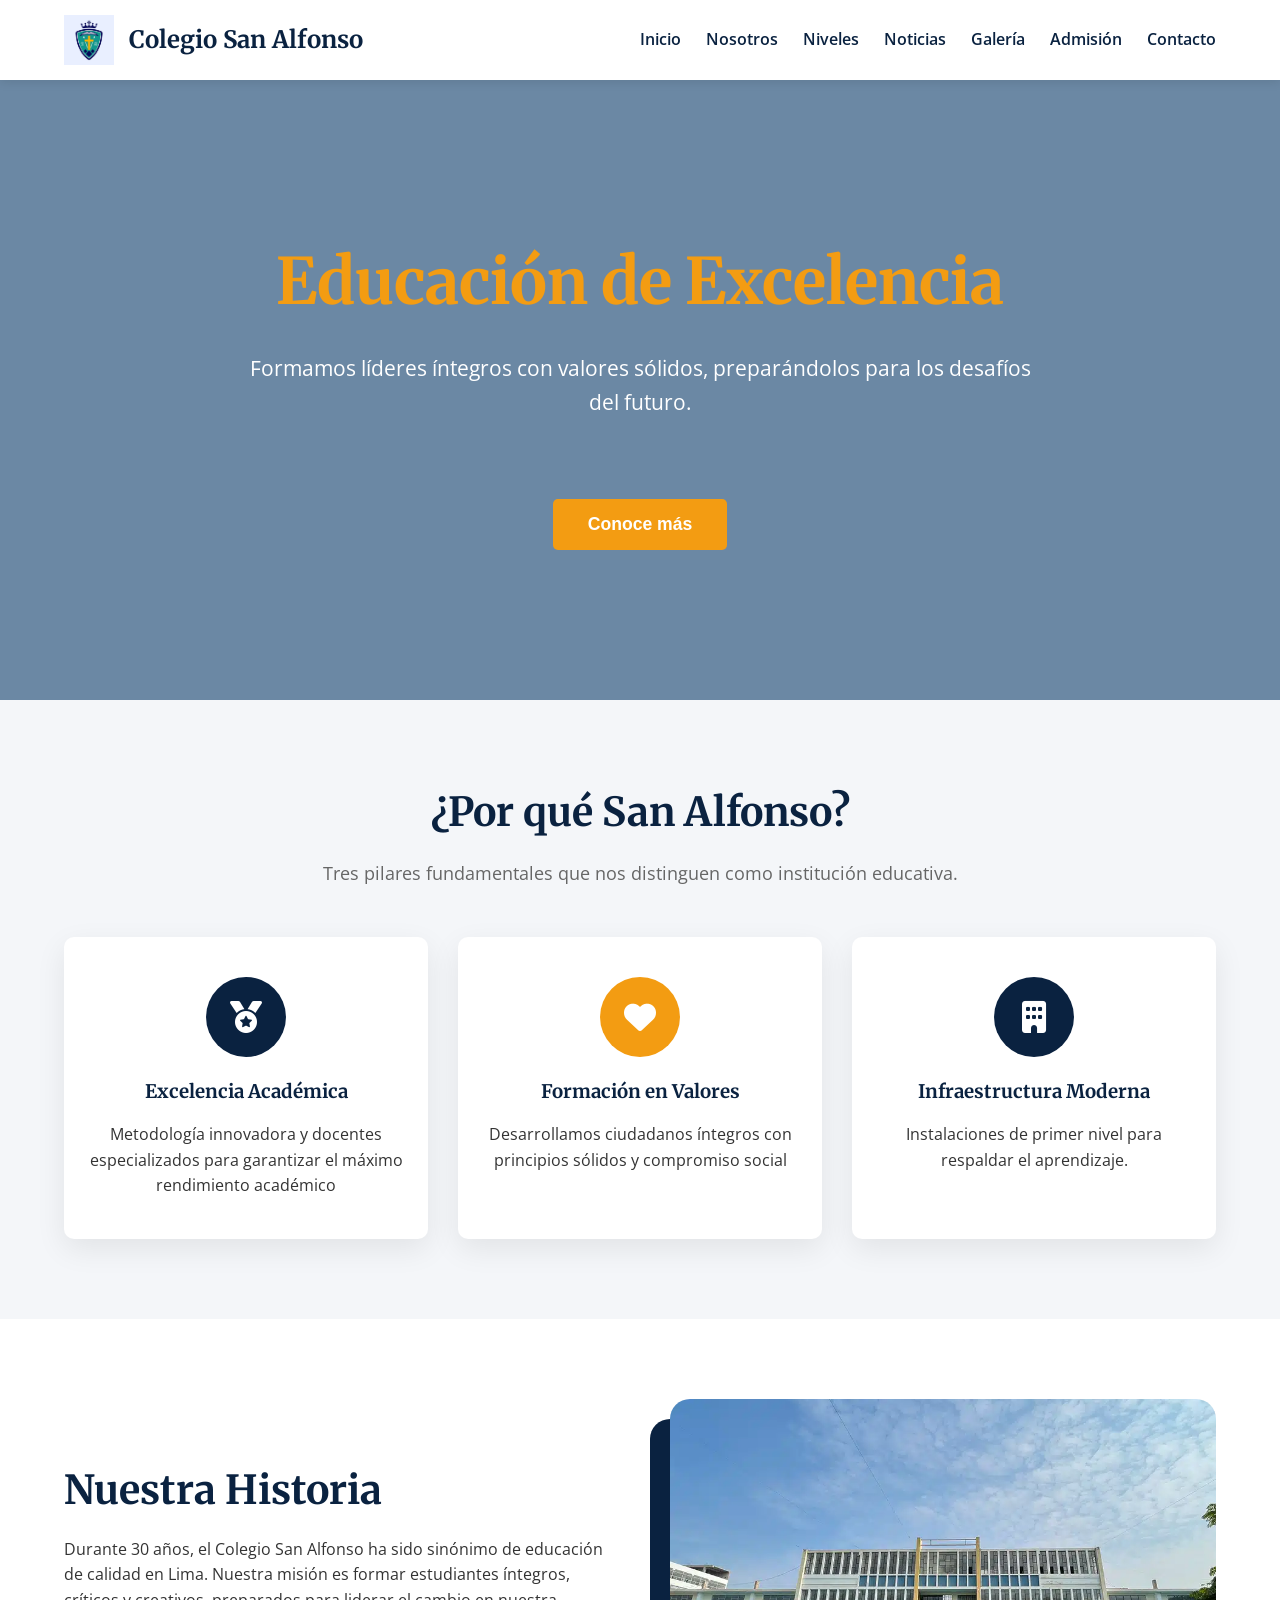
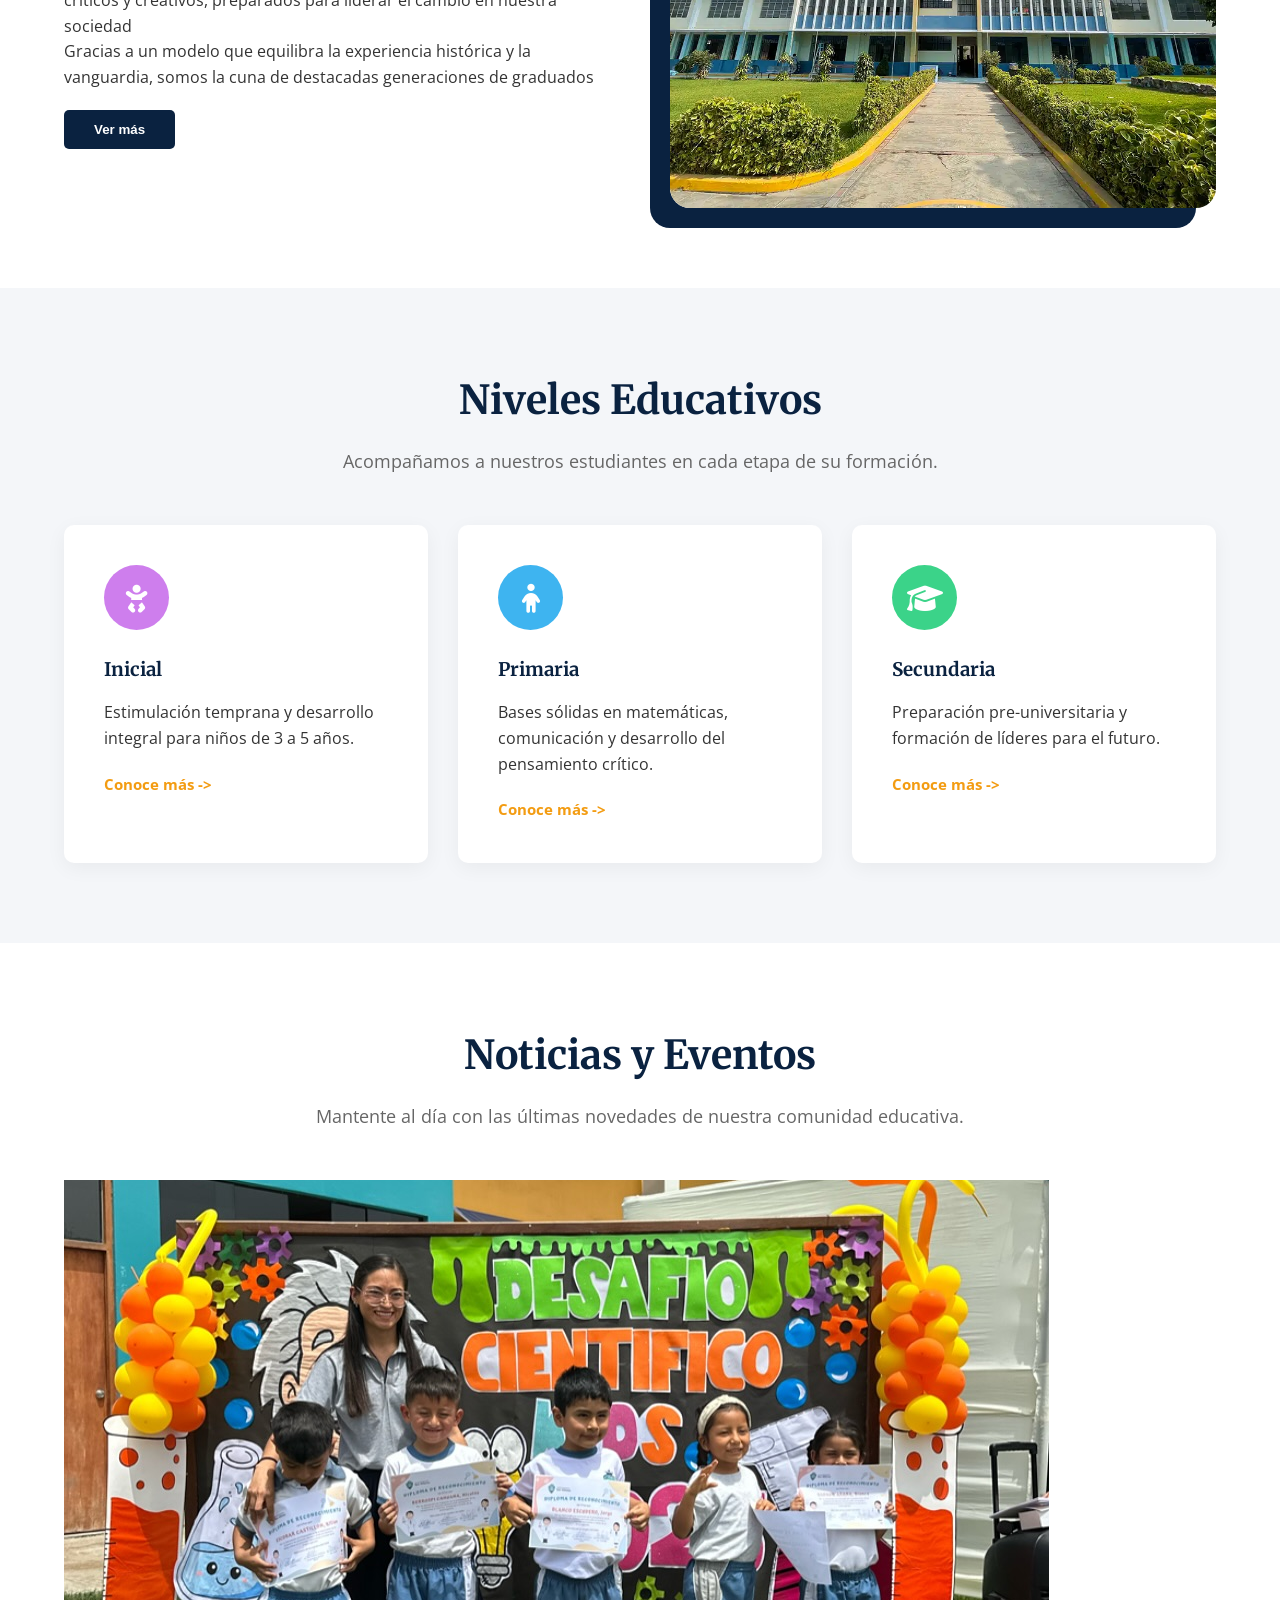
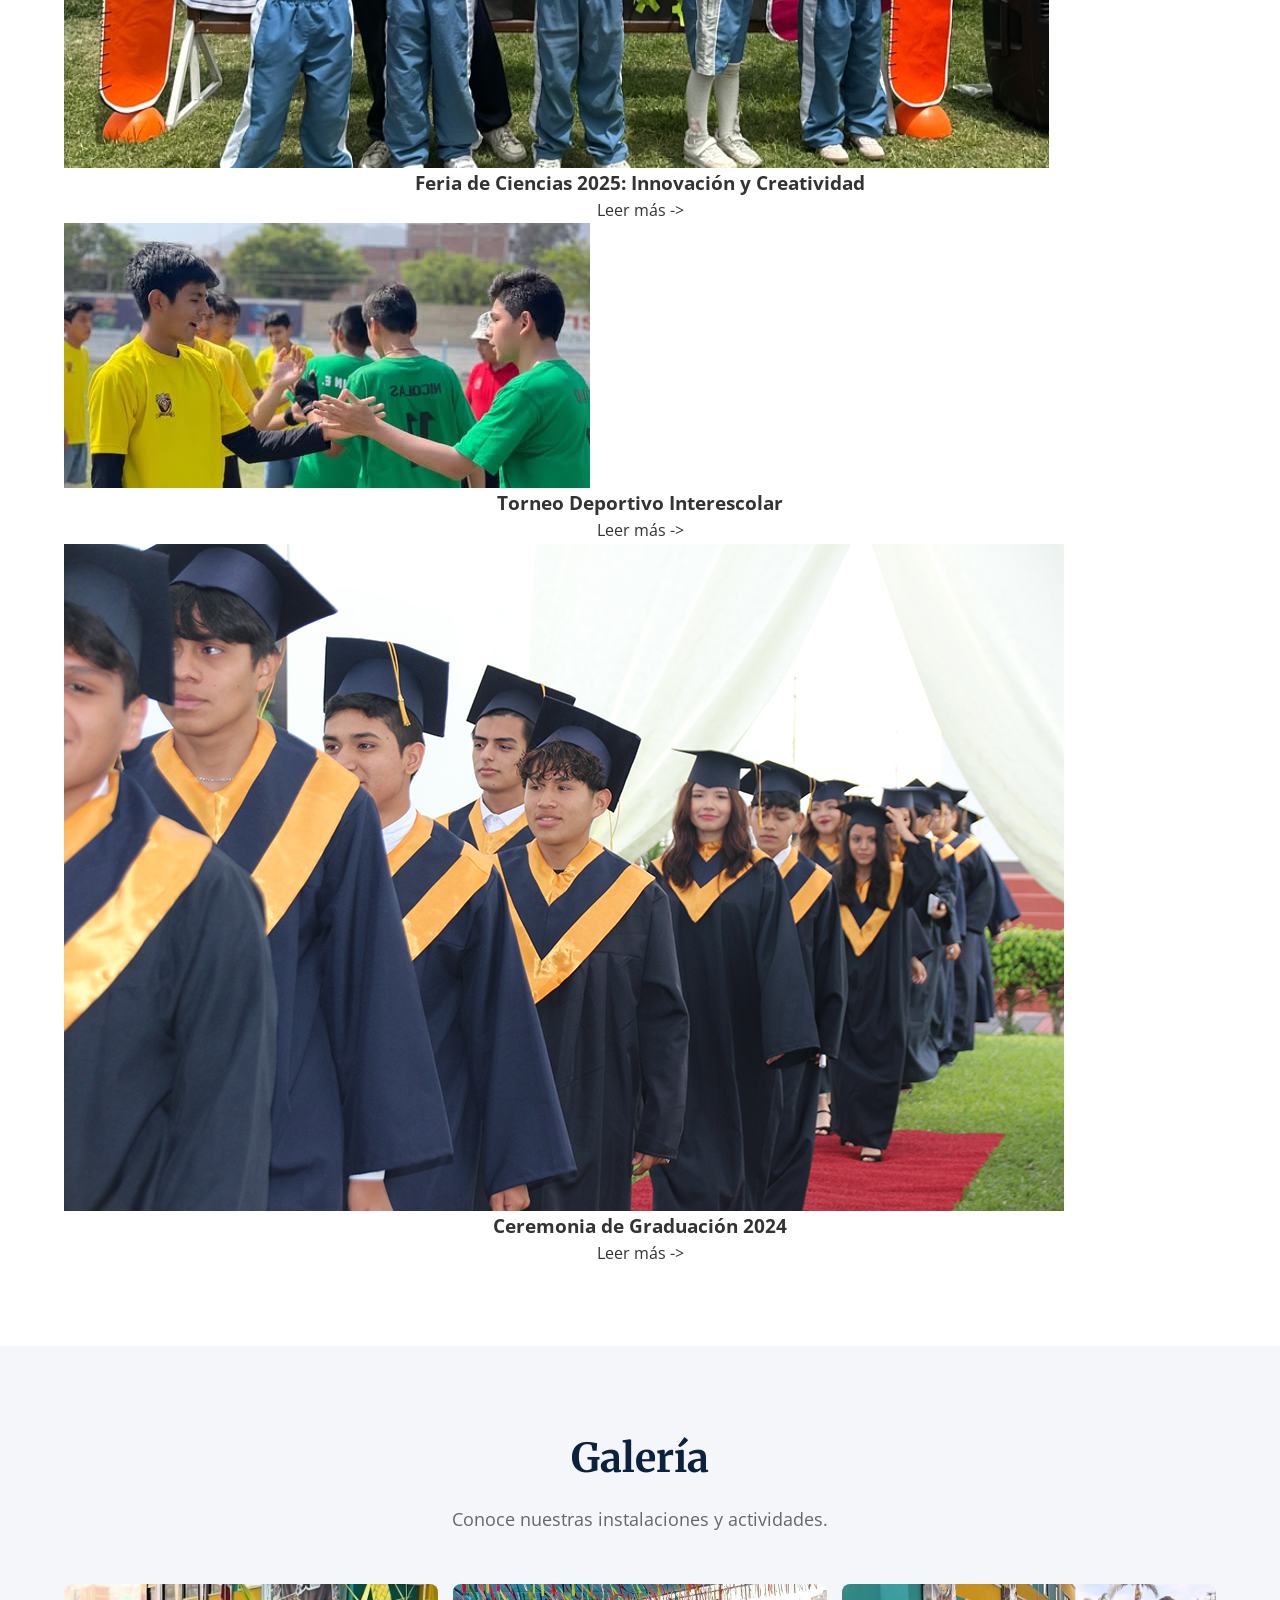
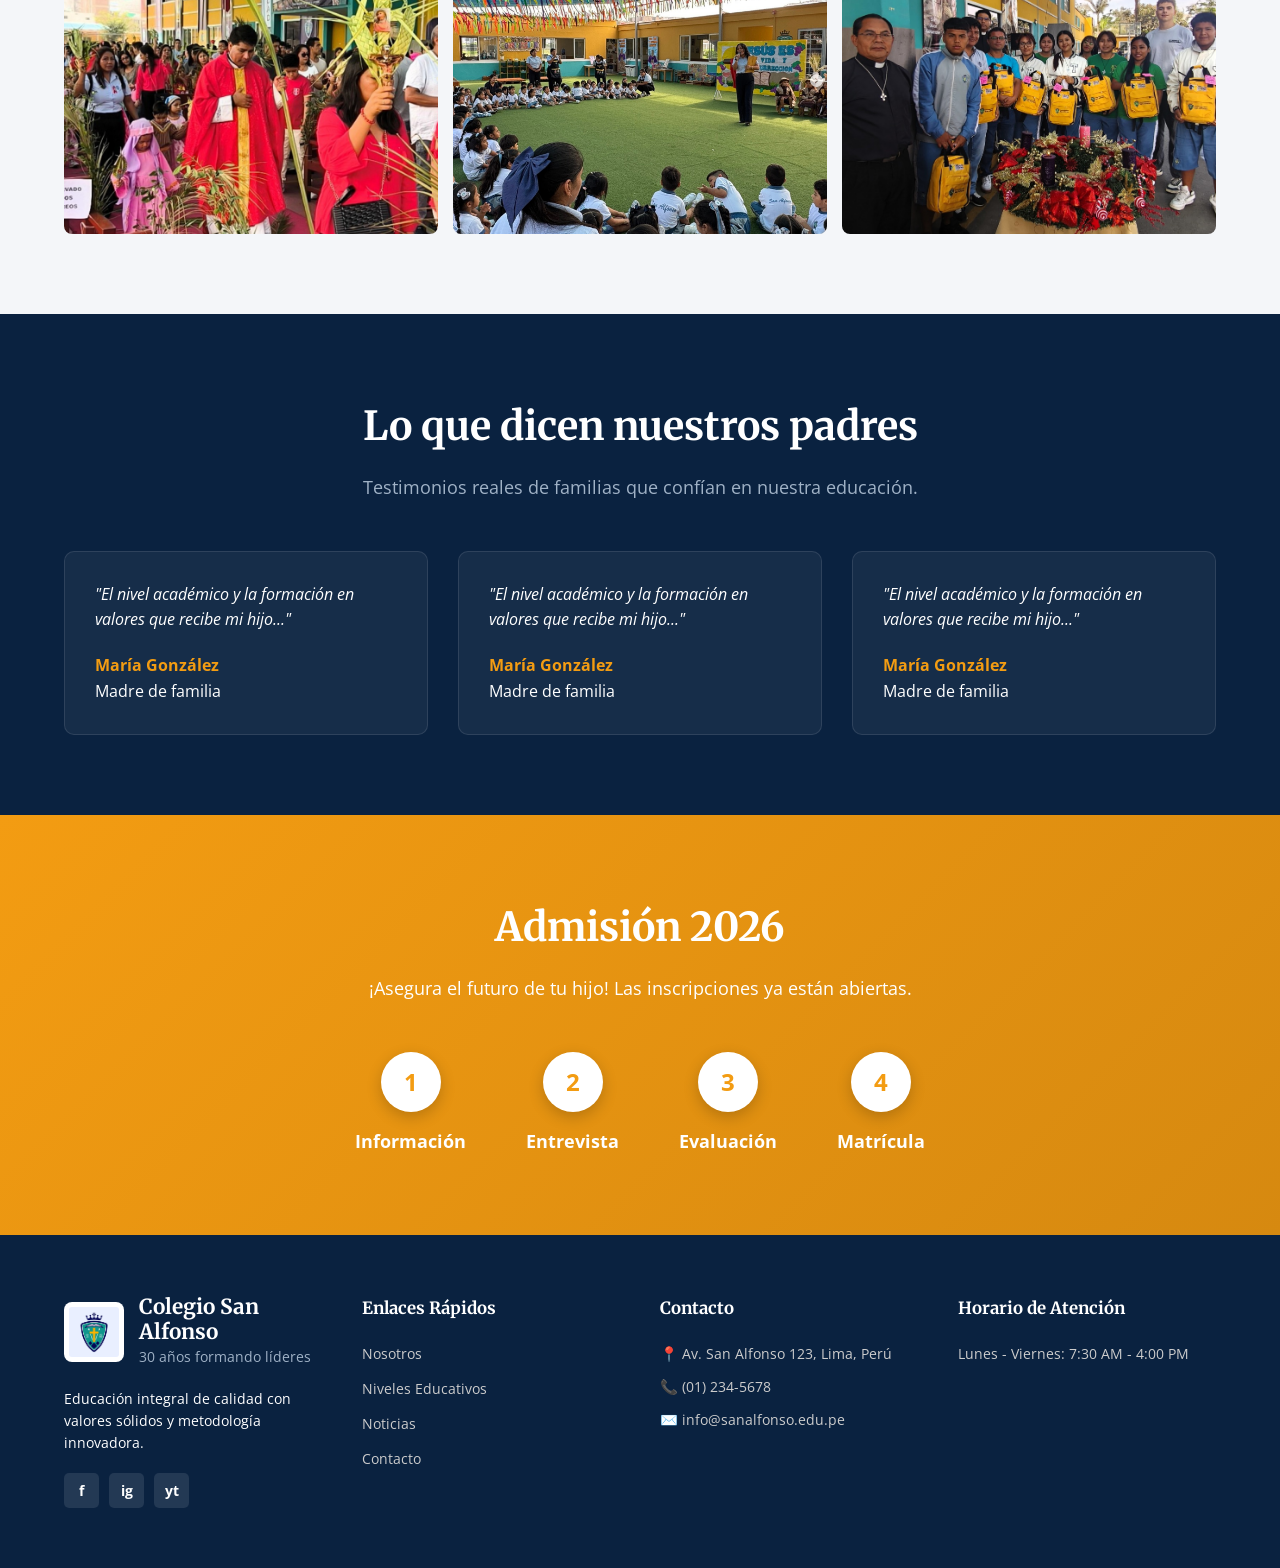
<file: inicio.html>
<!DOCTYPE html>
<html lang="es">

<head>
    <meta charset="UTF-8">
    <meta name="viewport" content="width=device-width, initial-scale=1.0">
    <title>Colegio San Alfonso</title>
    <link rel="stylesheet" href="css/style.css">
    <link rel="stylesheet" href="inicio.css">
    <link rel="stylesheet" href="https://cdnjs.cloudflare.com/ajax/libs/font-awesome/6.4.0/css/all.min.css">
</head>

<body>

    <div id="header-container"></div>

    <main>

        <section id="inicio">
            <h1>Educación de Excelencia</h1>
            <p>Formamos líderes íntegros con valores sólidos, preparándolos para los desafíos del futuro.</p>
            <button>Conoce más</button>
        </section>

        <section id="por-que">
            <h2>¿Por qué San Alfonso?</h2>
            <p>Tres pilares fundamentales que nos distinguen como institución educativa.</p>

            <div class="contenedor-pilares">
                <article>
                    <div class="icono-pilar pilar-azul">
                        <i class="fa-solid fa-medal"></i>
                    </div>
                    <h3>Excelencia Académica</h3>
                    <p>Metodología innovadora y docentes especializados para garantizar el máximo rendimiento académico</p>
                </article>
                <article>
                    <div class="icono-pilar pilar-dorado">
                        <i class="fa-solid fa-heart"></i>
                    </div>
                    <h3>Formación en Valores</h3>
                    <p>Desarrollamos ciudadanos íntegros con principios sólidos y compromiso social</p>
                </article>
                <article>
                    <div class="icono-pilar pilar-azul">
                        <i class="fa-solid fa-building"></i>
                    </div>
                    <h3>Infraestructura Moderna</h3>
                    <p>Instalaciones de primer nivel para respaldar el aprendizaje.</p>
                </article>
            </div>
        </section>

        <section id="nosotros">
            <div>
                <h2>Nuestra Historia</h2>
                <p>Durante 30 años, el Colegio San Alfonso ha sido sinónimo de educación de calidad en Lima.
                    Nuestra misión es formar estudiantes íntegros, críticos y creativos, preparados para liderar
                    el cambio en nuestra sociedad</p>
                <p>Gracias a un modelo que equilibra la experiencia histórica y la vanguardia, somos la cuna de destacadas generaciones de graduados</p>
                <button>Ver más</button>
            </div>
            <div>
                <img src="assets/images/campus.png" alt="Campus del Colegio San Alfonso">
            </div>
        </section>

        <section id="niveles">
            <h2>Niveles Educativos</h2>
            <p>Acompañamos a nuestros estudiantes en cada etapa de su formación.</p>

            <div class="contenedor-niveles">
                <article>
                    <div class="icono-nivel nivel-inicial">
                        <i class="fa-solid fa-baby"></i>
                    </div>
                    <h3>Inicial</h3>
                    <p>Estimulación temprana y desarrollo integral para niños de 3 a 5 años.</p>
                    <a href="pages/niveles/inicial/inicial.html">Conoce más -></a>
                </article>
                <article>
                    <div class="icono-nivel nivel-primaria">
                        <i class="fa-solid fa-child"></i>
                    </div>
                    <h3>Primaria</h3>
                    <p>Bases sólidas en matemáticas, comunicación y desarrollo del pensamiento crítico.</p>
                    <a href="pages/niveles/primaria/primaria.html">Conoce más -></a>
                </article>
                <article>
                    <div class="icono-nivel nivel-secundaria">
                        <i class="fa-solid fa-graduation-cap"></i>
                    </div>
                    <h3>Secundaria</h3>
                    <p>Preparación pre-universitaria y formación de líderes para el futuro.</p>
                    <a href="pages/niveles/secundaria/secundaria.html">Conoce más -></a>
                </article>
            </div>
        </section>

        <section id="noticias">
            <h2>Noticias y Eventos</h2>
            <p>Mantente al día con las últimas novedades de nuestra comunidad educativa.</p>

            <div class="contenedor-noticias">
                <article>
                    <img src="assets/images/noticiasCiencias.png" alt="Feria de Ciencias">
                    <h3>Feria de Ciencias 2025: Innovación y Creatividad</h3>
                    <a href="#">Leer más -></a>
                </article>
                <article>
                    <img src="assets/images/noticiasDeporte.png" alt="Torneo Deportivo">
                    <h3>Torneo Deportivo Interescolar</h3>
                    <a href="#">Leer más -></a>
                </article>
                <article>
                    <img src="assets/images/noticiasGraduación.png" alt="Ceremonia Graduación">
                    <h3>Ceremonia de Graduación 2024</h3>
                    <a href="#">Leer más -></a>
                </article>
            </div>
        </section>

        <section id="galeria">
            <h2>Galería</h2>
            <p>Conoce nuestras instalaciones y actividades.</p>
            <div class="grid-galeria">
                <img src="assets/images/galeria1.png" alt="Actividad 1">
                <img src="assets/images/galeria2.png" alt="Actividad 2">
                <img src="assets/images/galeria3.png" alt="Actividad 3">
            </div>
        </section>

        <section id="testimonios">
            <h2>Lo que dicen nuestros padres</h2>
            <p>Testimonios reales de familias que confían en nuestra educación.</p>

            <div class="contenedor-testimonios">
                <article>
                    <p>"El nivel académico y la formación en valores que recibe mi hijo..."</p>
                    <h4>María González</h4>
                    <span>Madre de familia</span>
                </article>
                <article>
                    <p>"El nivel académico y la formación en valores que recibe mi hijo..."</p>
                    <h4>María González</h4>
                    <span>Madre de familia</span>
                </article>
                <article>
                    <p>"El nivel académico y la formación en valores que recibe mi hijo..."</p>
                    <h4>María González</h4>
                    <span>Madre de familia</span>
                </article>
            </div>
        </section>

        <section id="admision">
            <h2>Admisión 2026</h2>
            <p>¡Asegura el futuro de tu hijo! Las inscripciones ya están abiertas.</p>
            <ol>
                <li>Información</li>
                <li>Entrevista</li>
                <li>Evaluación</li>
                <li>Matrícula</li>
            </ol>
        </section>

    </main>

    <div id="footer-container"></div>

    <script src="js/header-footer.js"></script>

</body>

</html>
</file>
<file: css/style.css>
@import url('https://fonts.googleapis.com/css2?family=Merriweather:wght@700&family=Open+Sans:wght@400;600&display=swap');
/*variables*/
:root {
    --primary-blue: #0A2240;
    --hero-blue: #6B88A4;
    --accent-gold: #F39C12;
    --bg-light: #F4F6F9;
    --text-dark: #333333;
    --text-light: #FFFFFF;
    
    --font-heading: 'Merriweather', serif; 
    --font-body: 'Open Sans', sans-serif;
}
* {
    margin: 0;
    padding: 0;
    box-sizing: border-box;
}

body {
    font-family: var(--font-body);
    color: var(--text-dark);
    background-color: var(--bg-light);
    line-height: 1.6;
}

a {
    text-decoration: none;
    color: inherit;
}

ul {
    list-style: none;
}

img {
    max-width: 100%;
    height: auto;
    display: block;
}

/*Header*/

.logo-container{
    display: flex;
    align-items: center;
    gap: 15px;
}

.logo-header{
    height: 50px;
    width: auto;
}

header {
    background: var(--text-light);
    box-shadow: 0 2px 10px rgba(0,0,0,0.1);
    position: sticky;
    top: 0;
    z-index: 1000;
    display: flex;
    justify-content: space-between;
    align-items: center;
    padding: 15px 5%;
}

header strong {
    font-size: 1.5rem;
    color: var(--primary-blue);
    font-family: var(--font-heading);
}

nav ul {
    display: flex;
    gap: 25px;
    align-items: center;
}

nav a {
    font-weight: 600;
    color: var(--primary-blue);
    transition: color 0.3s ease;
}

nav a:hover {
    color: var(--accent-gold);
}

/*Menú niveles*/
nav li {
    position: relative;
}

#submenu-niveles {
    position: absolute;
    top: 100%;
    left: 0;
    background: var(--text-light);
    box-shadow: 0 5px 15px rgba(0,0,0,0.1);
    min-width: 160px;
    border-radius: 5px;
    padding: 10px 0;
    margin-top: 10px;
    flex-direction: column;
    gap: 0;
}

#submenu-niveles a {
    padding: 10px 20px;
    display: block;
    font-weight: 400;
}

#submenu-niveles a:hover {
    background-color: var(--bg-light);
    color: var(--accent-gold);
}

/*Footer*/
footer {
    background-color: var(--primary-blue);
    color: var(--text-light);
    padding: 60px 5%;
    display: grid;
    grid-template-columns: repeat(auto-fit, minmax(200px, 1fr));
    gap: 40px;
    font-size: 0.9rem;
}

footer h3 {
    font-family: var(--font-heading);
    margin-bottom: 20px;
    color: var(--text-light);
}

footer ul li {
    margin-bottom: 12px;
}

footer a {
    color: #ccc;
    transition: color 0.3s;
}

footer a:hover {
    color: var(--accent-gold);
}

footer p {
    color: #ccc;
    margin-bottom: 10px;
}

.footer-brand{
    display: flex;
    align-items: center;
    gap: 15px;
    margin-bottom: 20px;
}

.logo-footer{
    height: 60px;
    width: auto;
    border-radius: 8px;
    background-color: white;
    padding: 5px;
}

.footer-titulos{
    display: flex;
    flex-direction: column;
}

.footer-titulos strong {
    font-size: 1.3rem;
    font-family: var(--font-heading);
    color: var(--text-light);
    line-height: 1.2;
}

.footer-titulos span {
    font-size: 0.9rem;
    color: #A0B2C6;
}


.footer-descripcion {
    color: #fff;
    line-height: 1.5;
    margin-bottom: 20px;
}


.footer-sociales {
    display: flex;
    gap: 10px;
}

.footer-sociales a {
    display: inline-flex;
    justify-content: center;
    align-items: center;
    width: 35px;
    height: 35px;
    background-color: rgba(255, 255, 255, 0.1); 
    border-radius: 5px;
    color: white;
    text-decoration: none;
    font-weight: bold;
    transition: background 0.3s;
}

.footer-sociales a:hover {
    background-color: var(--hero-blue);
}
</file>
<file: inicio.css>
/*Estilos generales*/
section {
    padding: 80px 5%;
    text-align: center;
}

section h2 {
    font-family: var(--font-heading);
    color: var(--primary-blue);
    font-size: 2.5rem;
    margin-bottom: 15px;
}

section > p {
    font-size: 1.1rem;
    color: #666;
    margin-bottom: 50px;
    max-width: 800px;
    margin-left: auto;
    margin-right: auto;
}

/*Inicio*/
#inicio {
    background-color: var(--hero-blue);
    color: var(--text-light);
    padding: 150px 5%;
}

#inicio h1 {
    font-family: var(--font-heading);
    font-size: 4rem;
    color: var(--accent-gold);
    margin-bottom: 20px;
}

#inicio p {
    color: var(--text-light);
    font-size: 1.3rem;
}

#inicio button {
    background-color: var(--accent-gold);
    color: var(--text-light);
    border: none;
    padding: 15px 35px;
    font-size: 1.1rem;
    border-radius: 5px;
    cursor: pointer;
    font-weight: bold;
    margin-top: 30px;
    transition: background 0.3s, transform 0.2s;
}

#inicio button:hover {
    background-color: #d68910;
    transform: translateY(-2px);
}

/*Pilares*/

.icono-pilar {
    width: 80px;
    height: 80px;
    border-radius: 50%; 
    display: flex;
    justify-content: center;
    align-items: center;
    margin: 0 auto 20px;
    font-size: 2rem;
    color: var(--text-light);
}

.pilar-azul {
    background-color: var(--primary-blue);
}

.pilar-dorado {
    background-color: var(--accent-gold);
}

.contenedor-pilares {
    display: grid;
    grid-template-columns: repeat(auto-fit, minmax(280px, 1fr));
    gap: 30px;
}

.contenedor-pilares article {
    background: var(--text-light);
    padding: 40px 20px;
    border-radius: 10px;
    box-shadow: 0 10px 30px rgba(0,0,0,0.08);
}

.contenedor-pilares h3 {
    color: var(--primary-blue);
    margin-bottom: 15px;
    font-family: var(--font-heading);
}

/*Nosotros*/
#nosotros {
    display: grid;
    grid-template-columns: 1fr 1fr;
    gap: 60px;
    align-items: center;
    text-align: left;
    background-color: var(--text-light);
}

#nosotros h2 {
    text-align: left;
}

#nosotros button {
    background-color: var(--primary-blue);
    color: var(--text-light);
    border: none;
    padding: 12px 30px;
    border-radius: 5px;
    margin-top: 20px;
    cursor: pointer;
    font-weight: bold;
}


#nosotros img {
    border-radius: 20px;
    box-shadow: -20px 20px 0 var(--primary-blue);
}

/*Niveles educativos*/
.contenedor-niveles {
    display: grid;
    grid-template-columns: repeat(auto-fit, minmax(280px, 1fr));
    gap: 30px;
}

.contenedor-niveles article {
    background: var(--text-light);
    padding: 40px;
    border-radius: 10px;
    box-shadow: 0 5px 20px rgba(0,0,0,0.05);
    text-align: left;
}

.contenedor-niveles h3 {
    margin-bottom: 15px;
    color: var(--primary-blue);
    font-family: var(--font-heading);
}

.contenedor-niveles a {
    display: inline-flex;
    align-items: center;
    gap: 8px;
    margin-top: 20px;
    color: var(--accent-gold);
    font-weight: bold;
    font-size: 0.95rem;
}

.icono-nivel {
    width: 65px;
    height: 65px;
    border-radius: 50%;
    display: flex;
    justify-content: center;
    align-items: center;
    margin-bottom: 25px;
    font-size: 1.8rem;
    color: var(--text-light);
}


.nivel-inicial {
    background-color: #ce7eed;
}

.nivel-primaria {
    background-color: #3eb4f0;
}

.nivel-secundaria {
    background-color: #3bd389;
}

/*Noticias*/
#noticias {
    background-color: var(--text-light);
}

.noticias-header {
    display: flex;
    flex-wrap: wrap;
    align-items: flex-end;
    justify-content: space-between;
    gap: 20px;
    text-align: left;
    margin-bottom: 40px;
}

.noticias-ver-todas {
    color: var(--accent-gold);
    font-weight: 700;
    border-bottom: 2px solid transparent;
    transition: color 0.3s ease, border-color 0.3s ease;
}

.noticias-ver-todas:hover {
    color: var(--primary-blue);
    border-color: var(--accent-gold);
}

.noticias-grid {
    display: grid;
    grid-template-columns: repeat(auto-fit, minmax(280px, 1fr));
    gap: 28px;
}

.noticias-card {
    background: var(--text-light);
    border: 1px solid rgba(0, 0, 0, 0.05);
    border-radius: 15px;
    overflow: hidden;
    box-shadow: 0 15px 35px rgba(0, 0, 0, 0.08);
    transition: transform 0.25s ease, box-shadow 0.25s ease;
    display: flex;
    flex-direction: column;
}

.noticias-card:hover {
    transform: translateY(-4px);
    box-shadow: 0 24px 60px rgba(0, 0, 0, 0.12);
}

.noticias-card img {
    width: 100%;
    height: 240px;
    object-fit: cover;
    display: block;
}

.noticias-card-content {
    padding: 24px;
    display: flex;
    flex-direction: column;
    gap: 16px;
    flex: 1;
}

.noticias-category {
    display: inline-flex;
    padding: 8px 14px;
    border-radius: 999px;
    background: rgba(243, 156, 18, 0.12);
    color: var(--accent-gold);
    font-size: 0.82rem;
    font-weight: 700;
    letter-spacing: 0.04em;
    text-transform: uppercase;
}

.noticias-card-content h3 {
    margin: 0;
    color: var(--primary-blue);
    font-size: 1.2rem;
    line-height: 1.4;
}

.noticias-card-content p {
    margin: 0;
    color: #5a5a5a;
    line-height: 1.75;
    font-size: 0.95rem;
}

.noticias-card-footer {
    margin-top: auto;
    display: flex;
    align-items: center;
    justify-content: space-between;
    gap: 12px;
    flex-wrap: wrap;
}

.noticias-date {
    color: #7a7a7a;
    font-size: 0.9rem;
}

.noticias-card-footer a {
    color: var(--accent-gold);
    font-weight: 700;
    transition: color 0.3s ease;
}

.noticias-card-footer a:hover {
    color: var(--primary-blue);
}

/*Galería*/
.grid-galeria {
    display: grid;
    grid-template-columns: repeat(3, 1fr);
    gap: 15px;
}

.grid-galeria img {
    width: 100%;
    height: 250px;
    object-fit: cover;
    border-radius: 8px;
    transition: transform 0.3s;
}

.grid-galeria img:hover {
    transform: scale(1.02);
}

.noticias-ver-mas-container {
    text-align: center;
    margin-top: 40px;
}

.noticias-ver-mas {
    display: inline-block;
    padding: 12px 24px;
    background: var(--accent-gold);
    color: var(--text-light);
    text-decoration: none;
    border-radius: 8px;
    font-weight: 700;
    transition: background 0.3s ease;
}

.noticias-ver-mas:hover {
    background: var(--primary-blue);
}

/*Testimonios*/
#testimonios {
    background-color: var(--primary-blue);
    color: var(--text-light);
}

#testimonios h2 {
    color: var(--text-light);
}

#testimonios > p {
    color: #A0B2C6;
}

.contenedor-testimonios {
    display: grid;
    grid-template-columns: repeat(auto-fit, minmax(300px, 1fr));
    gap: 30px;
}

.contenedor-testimonios article {
    background: rgba(255, 255, 255, 0.05);
    padding: 30px;
    border-radius: 10px;
    text-align: left;
    border: 1px solid rgba(255,255,255,0.1);
}

.contenedor-testimonios p {
    color: #fff;
    font-style: italic;
    margin-bottom: 20px;
}

.contenedor-testimonios h4 {
    color: var(--accent-gold);
}

/*Sección Admisión*/
#admision {
    background: linear-gradient(135deg, #F39C12, #D68910);
    color: var(--text-light);
}

#admision h2 {
    color: var(--text-light);
}

#admision > p {
    color: #fff;
}

#admision ol {
    display: flex;
    justify-content: center;
    gap: 60px;
    margin-top: 50px;
    padding: 0;
}

#admision li {
    display: flex;
    flex-direction: column;
    align-items: center;
    font-weight: bold;
    font-size: 1.1rem;
}

/* Círculos numerados automáticos */
#admision {
    counter-reset: paso;
}

#admision li::before {
    counter-increment: paso;
    content: counter(paso);
    background: var(--text-light);
    color: var(--accent-gold);
    width: 60px;
    height: 60px;
    border-radius: 50%;
    display: flex;
    justify-content: center;
    align-items: center;
    font-size: 1.5rem;
    margin-bottom: 15px;
    box-shadow: 0 5px 15px rgba(0,0,0,0.2);
}

/* Responsive básico de momento */
@media (max-width: 768px) {
    #nosotros {
        grid-template-columns: 1fr;
        text-align: center;
    }
    #nosotros h2 {
        text-align: center;
    }
    #nosotros img {
        box-shadow: none;
        margin-top: 30px;
    }
    #admision ol {
        flex-direction: column;
        gap: 30px;
    }
    .grid-galeria {
        grid-template-columns: 1fr;
    }
    nav ul {
        display: none; /* futuro menú de cel */
    }
}
</file>
